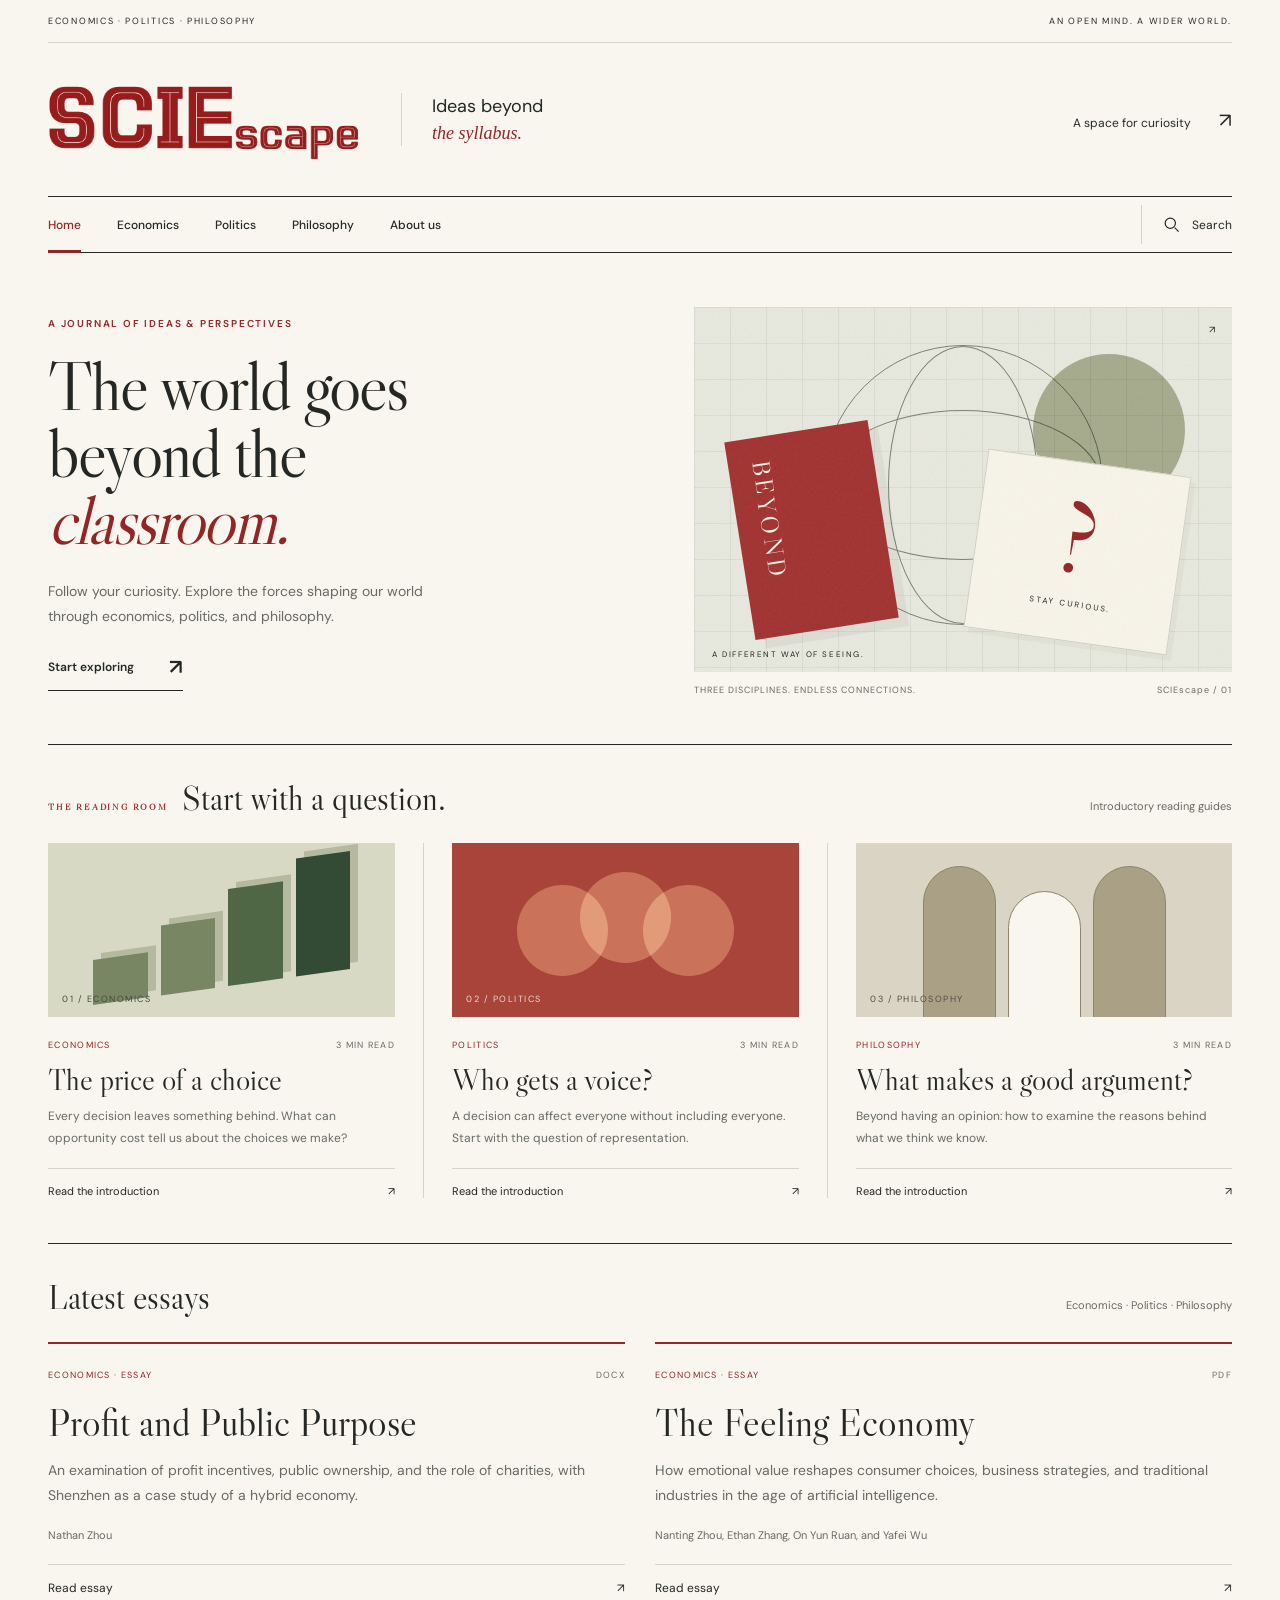
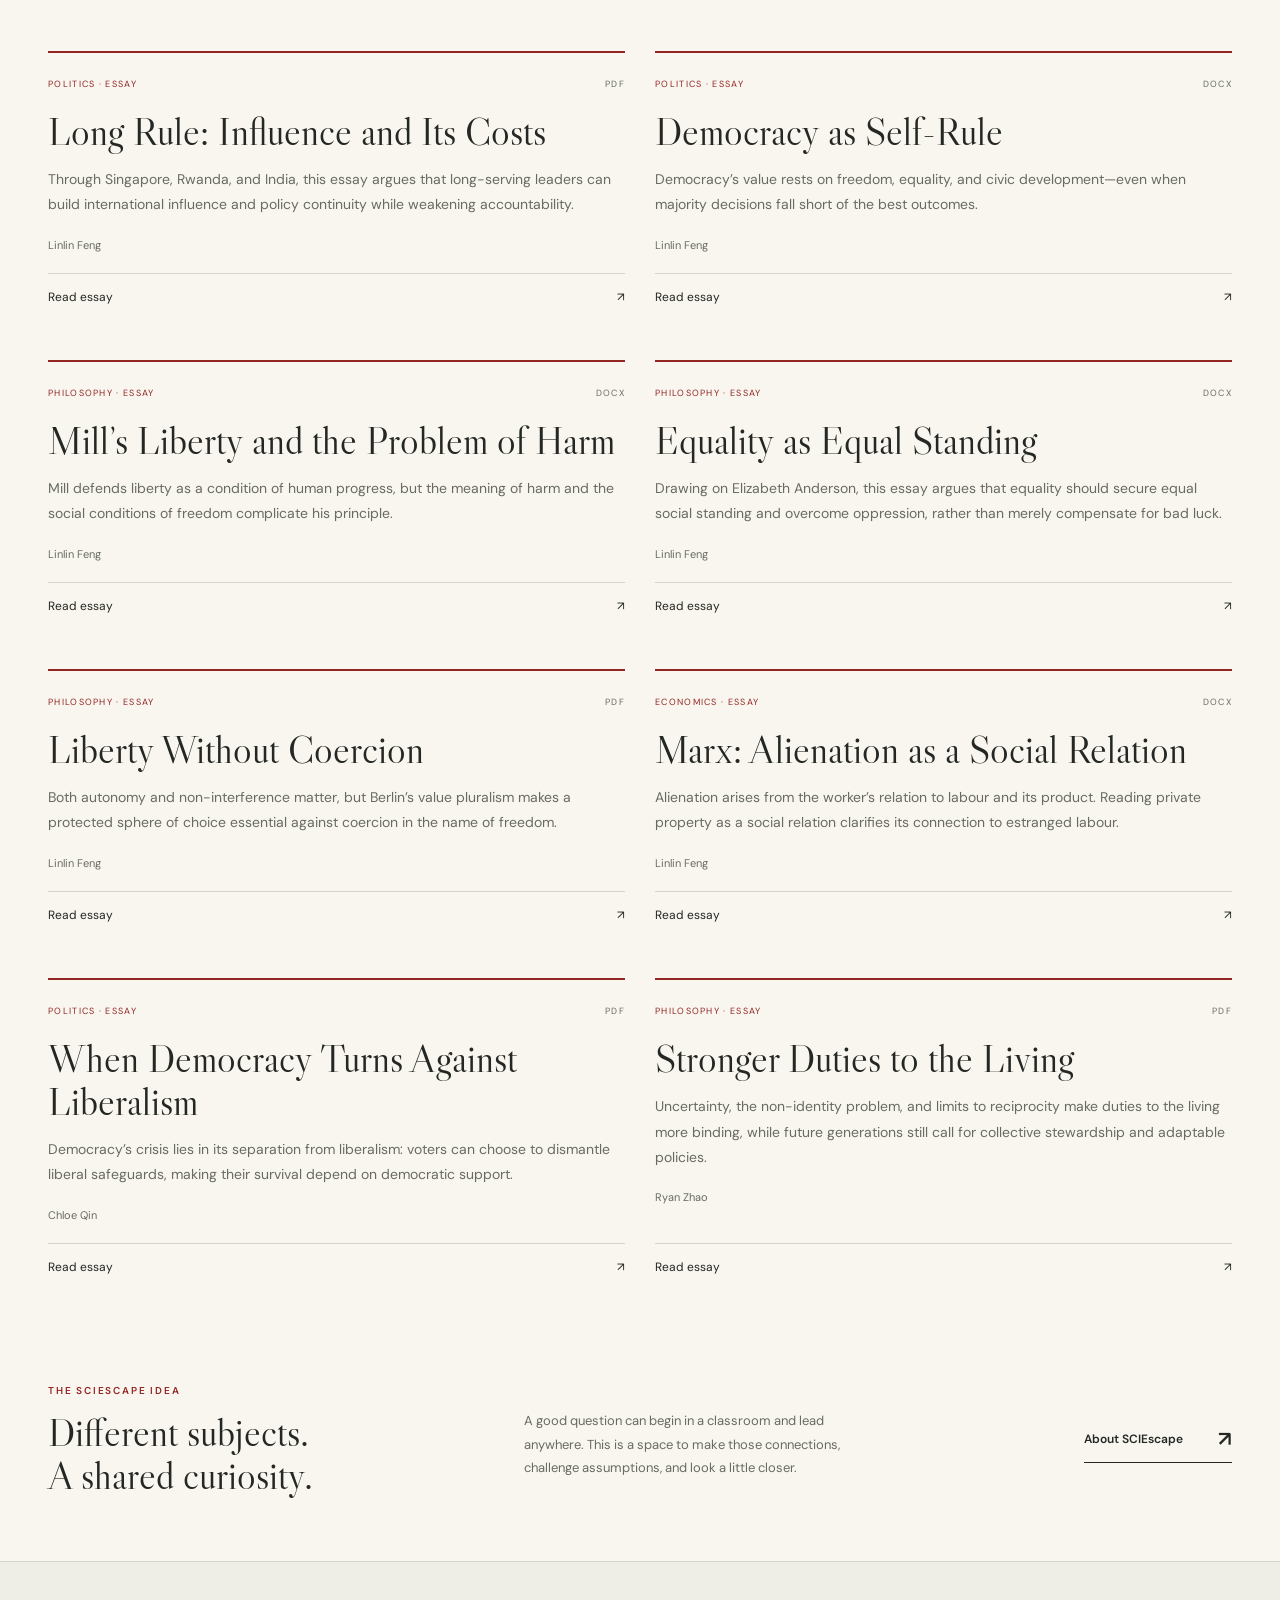
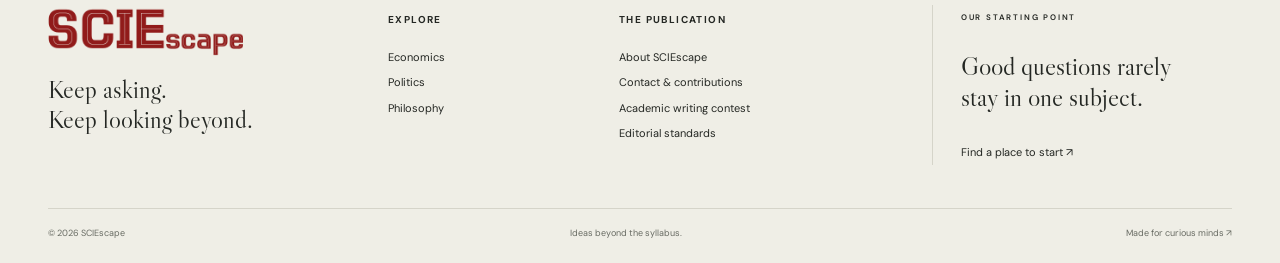
<file: index.html>
<!doctype html>
<html lang="en">
<head>
  <meta charset="utf-8">
  <meta name="viewport" content="width=device-width, initial-scale=1">
  <meta name="theme-color" content="#942525">
  <meta name="description" content="SCIEscape — Ideas beyond the syllabus. Explore economics, politics, and philosophy through questions that connect the classroom to the world.">
  <title>SCIEscape — Ideas beyond the syllabus</title>
  <link rel="icon" href="favicon.svg" type="image/svg+xml">
  <link rel="stylesheet" href="styles.css?v=essays-1">
  <script src="essays.js?v=5" defer></script>
  <script src="app.js?v=philosophy-1" defer></script>
</head>
<body>
  <a class="skip" href="#main">Skip to content</a>
  <header class="site-header">
    <div class="utility"><span>ECONOMICS · POLITICS · PHILOSOPHY</span><span>AN OPEN MIND. A WIDER WORLD.</span></div>
    <div class="masthead">
      <a class="logo-window" href="#/" aria-label="SCIEscape home"><img src="sciescape-logo.png" alt="SCIEscape" width="500" height="500"></a>
      <p class="tagline">Ideas beyond<br><em>the syllabus.</em></p>
      <a class="about-link" href="#/about">A space for curiosity <span aria-hidden="true">↗</span></a>
    </div>
    <div class="nav-row">
      <button class="menu-toggle" aria-expanded="false" aria-controls="navigation">Menu <span aria-hidden="true">＋</span></button>
      <nav id="navigation" aria-label="Main navigation">
        <a href="#/" data-section="all">Home</a><a href="#/section/economics" data-section="economics">Economics</a><a href="#/section/politics" data-section="politics">Politics</a><a href="#/section/philosophy" data-section="philosophy">Philosophy</a><a href="#/about">About us</a>
      </nav>
      <button class="search-toggle" aria-expanded="false" aria-controls="search-panel"><svg viewBox="0 0 24 24" width="19" height="19" fill="none" stroke="currentColor" stroke-width="1.5" aria-hidden="true"><circle cx="10.5" cy="10.5" r="6.5"/><path d="m16 16 5 5"/></svg><span>Search</span></button>
    </div>
    <form id="search-panel" role="search" hidden><label for="search-input">Search essays and reading guides</label><div><input id="search-input" type="search" placeholder="Try democracy, choices, or ethics…" autocomplete="off"><button type="submit">Search <span aria-hidden="true">↗</span></button></div></form>
  </header>
  <main id="main" tabindex="-1"></main>
  <footer>
    <div class="footer-main"><div class="footer-brand"><a class="logo-window small" href="#/" aria-label="SCIEscape home"><img src="sciescape-logo.png" alt="SCIEscape" width="500" height="500" loading="lazy"></a><p>Keep asking.<br>Keep looking beyond.</p></div><div><h2>Explore</h2><a href="#/section/economics">Economics</a><a href="#/section/politics">Politics</a><a href="#/section/philosophy">Philosophy</a></div><div><h2>The publication</h2><a href="#/about">About SCIEscape</a><a href="#/contact">Contact & contributions</a><a href="#/contest">Academic writing contest</a><a href="#/standards">Editorial standards</a></div><div class="footer-note"><span class="eyebrow">OUR STARTING POINT</span><p>Good questions rarely<br>stay in one subject.</p><a href="#/reading">Find a place to start ↗</a></div></div>
    <div class="footer-bottom"><span>© <span id="year">2026</span> SCIEscape</span><span>Ideas beyond the syllabus.</span><a href="#/about">Made for curious minds ↗</a></div>
  </footer>
</body>
</html>
</file>
<file: styles.css>
@import url('https://fonts.googleapis.com/css2?family=DM+Sans:wght@400;500;600;700&family=Libre+Caslon+Display&display=swap');
:root{--paper:#f8f6ef;--ink:#242723;--muted:#686b63;--red:#942525;--line:#d5d4c9;--serif:'Libre Caslon Display',Georgia,serif;--sans:'DM Sans',Arial,sans-serif}*{box-sizing:border-box}html{scroll-behavior:smooth}body{margin:0;background:var(--paper);color:var(--ink);font-family:var(--sans);font-size:15px}a{color:inherit;text-decoration:none}button,input{font:inherit}button,a,input{-webkit-tap-highlight-color:transparent}button{cursor:pointer}button:focus-visible,a:focus-visible,input:focus-visible{outline:2px solid var(--red);outline-offset:5px}button{color:inherit}a:hover{color:var(--red)}[hidden]{display:none!important}.skip{position:fixed;top:-100px;left:20px;padding:12px;background:var(--paper);z-index:20}.skip:focus{top:10px}.site-header,main,.footer-main,.footer-bottom{width:min(1280px,calc(100% - 96px));margin:auto}.utility{display:flex;justify-content:space-between;border-bottom:1px solid var(--line);padding:15px 0;font-size:9px;letter-spacing:1.7px}.masthead{display:flex;align-items:center;min-height:153px;gap:43px}.logo-window{display:block;position:relative;width:310px;height:83px;overflow:hidden;flex-shrink:0}.logo-window img{position:absolute;width:110%;height:auto;max-width:none;left:-5.5%;top:-147%;mix-blend-mode:multiply}.tagline{font-size:18px;line-height:1.45;border-left:1px solid var(--line);padding-left:30px}.tagline em{font-family:Georgia,serif;color:var(--red)}.about-link{margin-left:auto;font-size:12px}.about-link span{margin-left:25px;font-size:20px}.nav-row{border-top:1px solid var(--ink);border-bottom:1px solid var(--ink);display:flex;justify-content:space-between;align-items:center;min-height:57px}.nav-row nav{display:flex;gap:36px;align-items:stretch;align-self:stretch}.nav-row nav a{display:flex;align-items:center;position:relative;font-size:12px;font-weight:500}.nav-row nav a[aria-current=page]{color:var(--red)}.nav-row nav a[aria-current=page]:after{content:'';height:3px;background:var(--red);position:absolute;left:0;right:0;bottom:-1px}.search-toggle{border:0;background:none;display:flex;align-items:center;gap:11px;font-size:12px;padding:10px 0 10px 20px;border-left:1px solid var(--line)}.menu-toggle{display:none}#search-panel{padding:25px 0;border-bottom:1px solid var(--line)}#search-panel label{display:block;font-size:12px;margin-bottom:12px}#search-panel>div{display:flex;gap:10px}input{min-width:0;padding:13px;background:transparent;border:1px solid var(--line);flex:1;border-radius:0}#search-panel button{border:0;background:var(--red);color:var(--paper);padding:13px 25px}.eyebrow{font-size:10px;letter-spacing:1.8px;font-weight:600;text-transform:uppercase}.red{color:var(--red)}.hero{display:grid;grid-template-columns:1.08fr 1fr;gap:65px;padding:54px 0 48px;border-bottom:1px solid var(--ink);align-items:center}.hero h1{font:clamp(52px,5.3vw,78px)/.99 var(--serif);letter-spacing:-2px;font-weight:400;margin:21px 0}.hero h1 em{color:var(--red);font-weight:400}.hero-copy>p{color:var(--muted);max-width:385px;font-size:14px;line-height:1.8;margin:24px 0}.text-link{display:inline-flex;align-items:center;gap:35px;font-size:12px;font-weight:600;border-bottom:1px solid var(--ink);padding-bottom:9px}.text-link span{font-size:21px}.art{position:relative;height:365px;background:#e7e8dd;overflow:hidden;isolation:isolate}.art:after{content:'';position:absolute;inset:0;background-image:url("data:image/svg+xml,%3Csvg viewBox='0 0 180 180' xmlns='http://www.w3.org/2000/svg'%3E%3Cfilter id='n'%3E%3CfeTurbulence type='fractalNoise' baseFrequency='.8' numOctaves='3' stitchTiles='stitch'/%3E%3C/filter%3E%3Cpath fill='%23000' opacity='.12' filter='url(%23n)' d='M0 0h180v180H0z'/%3E%3C/svg%3E");opacity:.45;pointer-events:none}.art-grid{position:absolute;inset:0;background:linear-gradient(#6e78641a 1px,transparent 1px),linear-gradient(90deg,#6e78641a 1px,transparent 1px);background-size:36px 36px}.art-orbit{position:absolute;width:280px;height:280px;border:1px solid #79816f;border-radius:50%;top:38px;left:calc(50% - 140px)}.art-orbit:before,.art-orbit:after{content:'';position:absolute;border:1px solid #79816f;border-radius:50%;inset:0 64px}.art-orbit:after{inset:64px 0}.art-block{position:absolute;bottom:42px;left:45px;width:145px;height:200px;background:#a13230;transform:rotate(-9deg);box-shadow:9px 10px 0 #0000000c}.art-block:after{content:'BEYOND';position:absolute;left:17px;top:23px;font:25px var(--serif);color:var(--paper);writing-mode:vertical-rl;letter-spacing:4px}.art-circle{position:absolute;right:47px;top:47px;width:152px;height:152px;background:#b6bba2;border-radius:50%;mix-blend-mode:multiply}.art-sheet{position:absolute;right:52px;bottom:30px;width:205px;height:180px;background:#f7f4e9;transform:rotate(8deg);border:1px solid #d0d0bf;display:flex;flex-direction:column;align-items:center;justify-content:center;box-shadow:5px 5px 0 #00000008}.art-sheet span{font:100px/.85 var(--serif);color:var(--red)}.art-sheet small{font-size:8px;letter-spacing:2px;margin-top:18px}.art-label{position:absolute;left:18px;bottom:13px;font-size:8px;letter-spacing:1.6px;z-index:2}.art-corner{position:absolute;top:16px;right:17px;font-size:10px}.caption{display:flex;justify-content:space-between;padding-top:12px;color:var(--muted);font-size:9px;letter-spacing:1px}.section-head{display:flex;justify-content:space-between;align-items:baseline;padding:32px 0 24px}.section-head h2{font:34px var(--serif);margin:0}.section-head p{font-size:11px;color:var(--muted);margin:0}.section-head .eyebrow{color:var(--red);margin-right:14px;font-size:9px}.reading-grid{display:grid;grid-template-columns:repeat(3,1fr);gap:28px}.guide{display:flex;flex-direction:column;border-right:1px solid var(--line);padding-right:28px}.guide:last-child{border:0;padding:0}.guide-visual{height:174px;position:relative;overflow:hidden;display:block;margin-bottom:22px}.guide-visual:after{position:absolute;bottom:12px;left:14px;font:9px var(--sans);letter-spacing:1.5px;color:#ffffffc7}.economics{background:#d7d9c5}.politics{background:#a9443a}.philosophy{background:#dad4c4}.economics:after{content:'01 / ECONOMICS';color:#454b3c}.politics:after{content:'02 / POLITICS'}.philosophy:after{content:'03 / PHILOSOPHY';color:#564e42}.econ-bars{position:absolute;inset:26px 45px 30px;display:flex;gap:13px;align-items:flex-end;transform:skewY(-8deg)}.econ-bars i{flex:1;height:38%;background:#788663;box-shadow:8px -6px 0 #b4b99f}.econ-bars i:nth-child(2){height:59%}.econ-bars i:nth-child(3){height:82%;background:#506745}.econ-bars i:nth-child(4){height:100%;background:#334b35}.politic-circles{position:absolute;inset:29px 55px;display:flex;align-items:center;justify-content:center}.politic-circles i{height:91px;width:91px;border-radius:50%;background:#f0dbc0;flex-shrink:0;margin:0 -14px;mix-blend-mode:soft-light}.politic-circles i:nth-child(2){transform:translateY(-13px)}.phil-arches{display:flex;justify-content:center;position:absolute;inset:23px 45px -30px;gap:12px}.phil-arches i{width:73px;border-radius:70px 70px 0 0;background:#aaa086;border:1px solid #8d836d}.phil-arches i:nth-child(2){background:var(--paper);transform:translateY(25px)}.guide-meta{display:flex;justify-content:space-between;font-size:9px;letter-spacing:1.3px;text-transform:uppercase;color:var(--muted)}.guide-meta span:first-child{color:var(--red)}.guide h3{font:30px/1.1 var(--serif);margin:12px 0 10px;font-weight:400}.guide p{font-size:12px;line-height:1.8;color:var(--muted);margin:0 0 19px}.guide .read-link{margin-top:auto;font-size:11px;padding-top:15px;border-top:1px solid var(--line);display:flex;justify-content:space-between}.latest{display:grid;grid-template-columns:1fr 2fr;gap:40px;border-top:1px solid var(--ink);border-bottom:1px solid var(--line);margin-top:44px;padding:27px 0}.latest h2{font:30px var(--serif);margin:7px 0}.latest p{color:var(--muted);font-size:13px;line-height:1.7}.latest .status{font-size:10px;text-transform:uppercase;letter-spacing:1px;display:flex;gap:9px;align-items:center}.status:before{content:'';width:6px;height:6px;background:var(--red);border-radius:50%}.mission{display:flex;justify-content:space-between;align-items:center;padding:43px 0 52px;gap:35px}.mission h2{font:39px/1.1 var(--serif);font-weight:400;margin:12px 0}.mission p{max-width:350px;line-height:1.8;color:var(--muted);font-size:13px}.mission .text-link{white-space:nowrap}footer{background:#efeee6;border-top:1px solid var(--line)}.footer-main{display:grid;grid-template-columns:1.1fr .7fr 1fr 1.1fr;gap:40px;padding:43px 0}.logo-window.small{width:195px;height:53px}.footer-brand p{font:25px/1.2 var(--serif);margin:17px 0}.footer-main h2{font-size:10px;text-transform:uppercase;letter-spacing:1.4px;margin:8px 0 19px}.footer-main>div>a:not(.logo-window){display:block;font-size:11px;line-height:2.3}.footer-note{border-left:1px solid var(--line);padding-left:28px}.footer-note .eyebrow{font-size:8px}.footer-note p{font:26px/1.2 var(--serif)}.footer-bottom{border-top:1px solid var(--line);display:flex;justify-content:space-between;padding:18px 0 24px;font-size:9px;color:var(--muted)}.page-heading{padding:48px 0 30px;border-bottom:1px solid var(--line);margin-bottom:30px}.page-heading h1{font:clamp(44px,6vw,72px)/1.1 var(--serif);font-weight:400;margin:14px 0}.page-heading p{max-width:620px;line-height:1.8;color:var(--muted)}.page-body{min-height:470px;padding-bottom:60px}.article{max-width:780px;margin:45px auto 65px}.article h1{font:clamp(44px,5vw,66px)/1.08 var(--serif);margin:18px 0}.article .dek{font-size:19px;line-height:1.6;color:var(--muted)}.article .article-info{padding:18px 0;margin:25px 0;border-block:1px solid var(--line);font-size:10px;letter-spacing:1px}.article p,.article li{font:17px/1.9 Georgia,serif}.article h2{font:32px var(--serif);margin:32px 0 12px}.article .back{font:12px var(--sans)}.article .question{border-left:3px solid var(--red);padding:16px 24px;background:#eeece1;font:22px/1.5 var(--serif)}.empty{border:1px solid var(--line);padding:35px;line-height:1.8;color:var(--muted)}.article ul{padding-left:22px}.article .detail-note{font:13px/1.8 var(--sans);color:var(--muted);border-top:1px solid var(--line);padding-top:20px}
@media(min-width:1450px){.hero h1{font-size:78px}.art{height:390px}}
@media(max-width:1000px){.site-header,main,.footer-main,.footer-bottom{width:calc(100% - 48px)}.hero{gap:32px}.hero h1{font-size:59px}.art{height:335px}.art-sheet{right:25px;width:160px}.art-block{left:26px;width:125px}.art-circle{right:20px}.nav-row nav{gap:24px}.about-link{display:none}.footer-main{gap:25px;grid-template-columns:1fr 1fr 1.2fr}.footer-note{display:none}.guide{padding-right:20px}.reading-grid{gap:20px}.guide h3{font-size:27px}.econ-bars{inset:25px 27px 30px}.politic-circles{inset:30px}.mission{flex-wrap:wrap}.mission p{margin-left:auto}.mission .text-link{margin-left:auto}}
@media(max-width:650px){.site-header,main,.footer-main,.footer-bottom{width:calc(100% - 40px)}.utility{font-size:7px;letter-spacing:1.1px;padding:12px 0}.utility span:last-child{display:none}.masthead{min-height:115px;gap:15px;justify-content:space-between}.logo-window{width:225px;height:61px}.tagline{font-size:12px;border:0;padding:0;max-width:90px;flex-shrink:0}.nav-row{flex-wrap:wrap;min-height:49px}.menu-toggle{display:flex;gap:40px;border:0;background:none;font-size:12px;padding:15px 0;align-items:center}.nav-row nav{display:none;order:3;flex-direction:column;gap:0;width:100%;border-top:1px solid var(--line)}.nav-row nav.is-open{display:flex}.nav-row nav a{padding:14px 0}.nav-row nav a[aria-current=page]:after{width:24px}.search-toggle{padding:9px 0 9px 20px}.hero{grid-template-columns:1fr;padding:32px 0;gap:30px}.hero h1{font-size:60px;max-width:420px;margin:17px 0;letter-spacing:-1.8px}.hero-copy>p{font-size:13px;margin:20px 0}.art{height:290px}.art-orbit{width:240px;height:240px;top:22px;left:calc(50% - 120px)}.art-block{height:180px;left:44px;bottom:31px}.art-sheet{width:178px;right:35px;height:155px;bottom:25px}.art-circle{width:130px;height:130px;top:28px;right:26px}.section-head{align-items:flex-start;gap:15px;padding:28px 0 21px}.section-head h2{font-size:29px}.section-head p{max-width:115px;font-size:10px;line-height:1.5;text-align:right}.section-head .eyebrow{display:none}.reading-grid{grid-template-columns:1fr;gap:28px}.guide{padding:0 0 28px;border-right:0;border-bottom:1px solid var(--line)}.guide-visual{height:200px;margin-bottom:18px}.guide h3{font-size:33px}.guide p{font-size:13px}.econ-bars{inset:30px 75px 32px}.phil-arches{inset:25px 65px -20px}.phil-arches i{width:85px}.politic-circles i{width:110px;height:110px}.latest{grid-template-columns:1fr;gap:8px;margin-top:32px}.latest p{margin-bottom:0}.mission{display:block;padding:32px 0}.mission h2{font-size:34px}.mission p{margin:20px 0}.footer-main{grid-template-columns:1fr 1fr;gap:30px 20px;padding:32px 0}.footer-brand{grid-column:1/-1;display:flex;align-items:center;gap:25px}.footer-brand p{font-size:22px;margin:0}.logo-window.small{width:170px;height:46px}.footer-bottom{font-size:8px;gap:20px}.footer-bottom>a{display:none}.article{margin:32px auto 45px}.article p,.article li{font-size:16px}.article .dek{font-size:18px}.page-heading{padding-top:30px}#search-panel>div{gap:6px}#search-panel button{padding:10px}.eyebrow{font-size:9px}}
@media(max-width:380px){.logo-window{width:185px;height:50px}.tagline{font-size:10px}.hero h1{font-size:50px}.footer-brand{flex-wrap:wrap}.art-block{left:26px}.art-sheet{right:15px;width:152px}.caption{font-size:7px}.econ-bars{inset:30px 45px 32px}}
@media(prefers-reduced-motion:reduce){html{scroll-behavior:auto}}

/* Published essays */
.essay-grid{display:grid;grid-template-columns:repeat(2,minmax(0,1fr));gap:30px;margin:0 0 36px}.essay-card{padding:25px 0;border-top:2px solid var(--red);display:flex;flex-direction:column}.essay-card h3{font:39px/1.1 var(--serif);margin:20px 0 14px}.essay-card>p{color:var(--muted);font-size:14px;line-height:1.8;margin:0 0 18px}.essay-card .essay-byline{font-size:11px}.essay-card .read-link{display:flex;justify-content:space-between;border-top:1px solid var(--line);padding-top:15px;margin-top:auto;font-size:12px}.journal-latest{margin-top:45px;border-top:1px solid var(--ink)}.article .essay-byline{font:13px/1.7 var(--sans);color:var(--muted)}.essay-actions{margin-bottom:30px}.essay-body{overflow-wrap:anywhere}.essay-figure{margin:28px 0}.essay-figure img{max-width:100%;height:auto;display:block;margin:auto}.pdf-article{max-width:1000px}.article .original-title{font:13px/1.7 var(--sans);color:var(--muted);margin-bottom:24px}.essay-pdf{width:100%;height:80vh;min-height:550px;border:1px solid var(--line);background:white}.reading-grid>.essay-card{min-width:0}.reading-grid>.essay-card h3{font-size:30px}@media(max-width:650px){.essay-grid{grid-template-columns:1fr;gap:12px}.essay-card h3{font-size:34px}.essay-pdf{min-height:420px;height:65vh}.journal-latest .section-head{flex-wrap:wrap}.article .article-info{line-height:1.8}}
</file>
